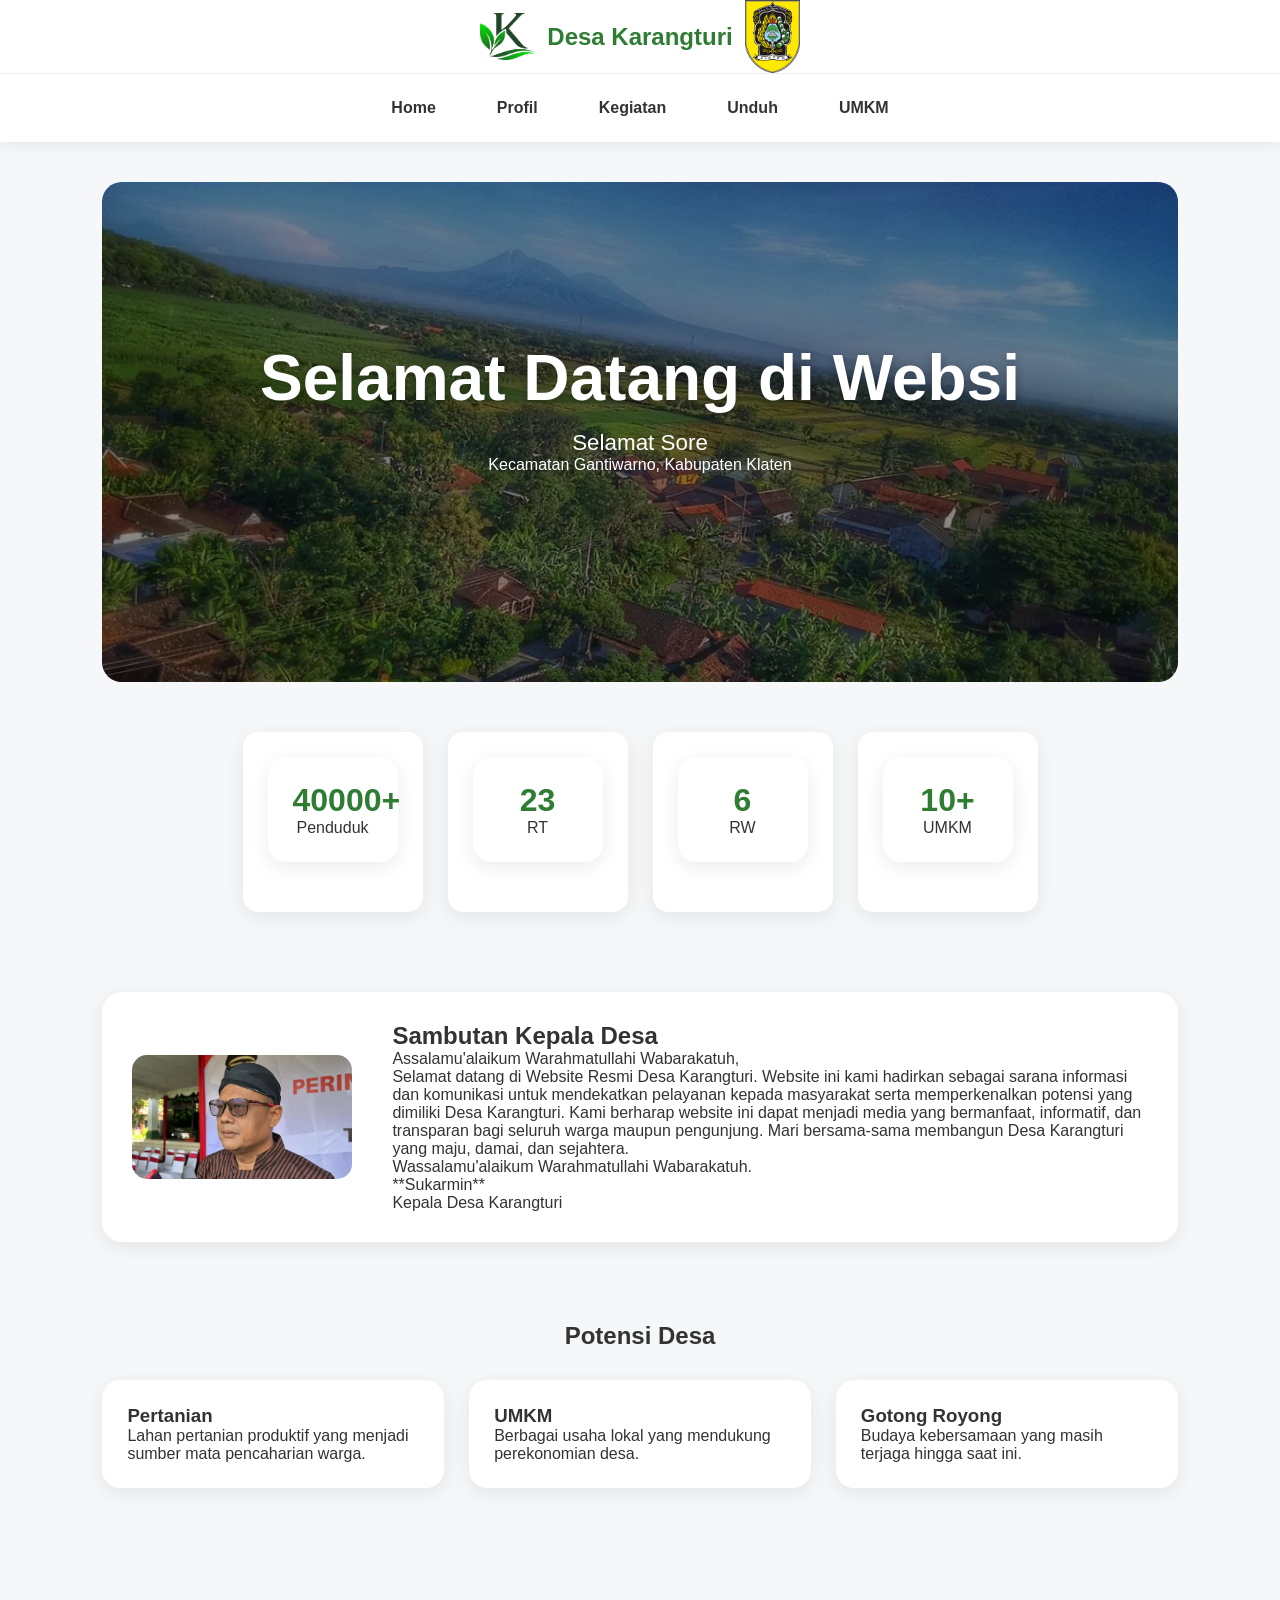
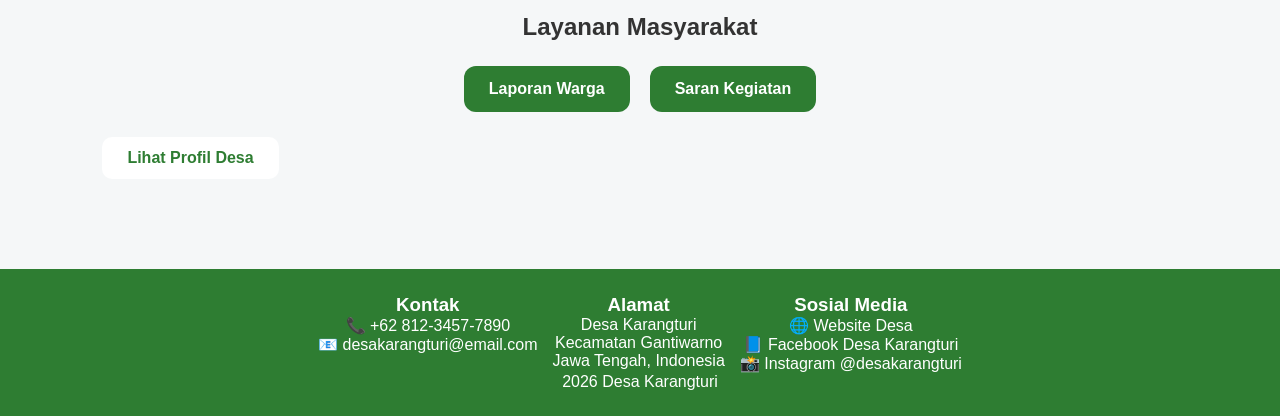
<file: index.html>
<!DOCTYPE html>
<html lang="id">
<head>
    <meta charset="UTF-8">
    <meta name="viewport" content="width=device-width, initial-scale=1.0">
    <link rel="icon" href="logo karangturi jadi.png">
    <title>Desa Karangturi</title>
    <link rel="stylesheet" href="style.css">
</head>
<body class="dasar body">
    

    <header>
        <div class="logo-area">
            <img src="logo karangturi jadi.png">
            <h1>Desa Karangturi</h1>
            <img src="Logo kab klaten.png">
        </div>

        <nav>
            <a href="index.html">Home</a>
            <a href="profil.html">Profil</a>
            <a href="kegiatan.html">Kegiatan</a>
            <a href="unduh.html">Unduh</a>
            <a href="umkm.html">UMKM</a>
        </nav>
    </header>

    <main>

        <section class="hero">

    <div class="overlay">

        <div class="hero-text">
            <h1 id="welcome"></h1>
            <h3 id="salam"></h3>
            <p>Kecamatan Gantiwarno, Kabupaten Klaten</p>
        </div>
    </div>
        </section>
            
    <section class="statistik">
        
        <div class="stat-card">
            <div class="card-lol">
                <h3>40000+</h3>
                <p>Penduduk</p>
            </div>
        </div>

        <div class="stat-card">
            <div class="card-lol">
                <h3>23</h3>
                <p>RT</p>
            </div>
        </div>
        
        <div class="stat-card">
            <div class="card-lol">
                <h3>6</h3>
                <p>RW</p>
            </div>
        </div>

        <div class="stat-card">
            <div class="card-lol">
                <h3>10+</h3>
                <p>UMKM</p>
            </div>
        </div>

</section>

    <section class="sambutan">

    <img src="foto kepala desa.png"
         alt="Kepala Desa Karangturi">

    <div class="sambutan-text">

        <h2>Sambutan Kepala Desa</h2>

        <p>
            Assalamu'alaikum Warahmatullahi Wabarakatuh,<br />
            Selamat datang di Website Resmi Desa Karangturi. Website ini kami hadirkan sebagai sarana informasi dan komunikasi untuk mendekatkan pelayanan kepada masyarakat serta memperkenalkan potensi yang dimiliki Desa Karangturi.
            Kami berharap website ini dapat menjadi media yang bermanfaat, informatif, dan transparan bagi seluruh warga maupun pengunjung. Mari bersama-sama membangun Desa Karangturi yang maju, damai, dan sejahtera.<br />
            Wassalamu'alaikum Warahmatullahi Wabarakatuh.<br />
            **Sukarmin**<br />
            Kepala Desa Karangturi<br />

        </p>

    </div>

</section>

            <section class="potensi-home">

    <h2>Potensi Desa</h2>

    <div class="potensi-grid">

        <div class="card-lol">
            <h3>Pertanian</h3>
            <p>
                Lahan pertanian produktif yang
                menjadi sumber mata pencaharian warga.
            </p>
        </div>

        <div class="card-lol">
            <h3>UMKM</h3>
            <p>
                Berbagai usaha lokal yang
                mendukung perekonomian desa.
            </p>
        </div>

        <div class="card-lol">
            <h3>Gotong Royong</h3>
            <p>
                Budaya kebersamaan yang masih
                terjaga hingga saat ini.
            </p>
        </div>

    </div>

</section>
            
        <section class="layanan">
            <h2>Layanan Masyarakat</h2>

            <div class="button-group">

                <a href="https://wa.me/6281234567890"
                   target="_blank"
                   class="wa-btn">
                    Laporan Warga
                </a>

                <a href="https://wa.me/6281234567890"
                   target="_blank"
                   class="wa-btn">
                    Saran Kegiatan
                </a>

            </div>
        </section>
            <a href="profil.html" class="hero-btn">
            Lihat Profil Desa
            </a>

    </main>

    <footer>
        <section class="foot">
            <div>
                <h3>Kontak</h3>
                <p>📞 +62 812-3457-7890</p>
                <p>📧 desakarangturi@email.com</p>
            </div>
            <div>
                <h3>Alamat</h3>
                <p>Desa Karangturi</p>
                <p>Kecamatan Gantiwarno</p>
                <p>Jawa Tengah, Indonesia</p>
            </div>
            <div>
                <h3>Sosial Media</h3>
                <p>🌐 Website Desa</p>
                <p>📘 Facebook Desa Karangturi</p>
                <p>📸 Instagram @desakarangturi</p>
            </div>
        </section>
        <p>  2026 Desa Karangturi</p>
    </footer>

    <div id="popup" class="popup">

        <span class="close">&times;</span>

        <img id="popup-img">

    </div>

    
    <script src="script.js"></script>
    
</body>
</html>
</file>
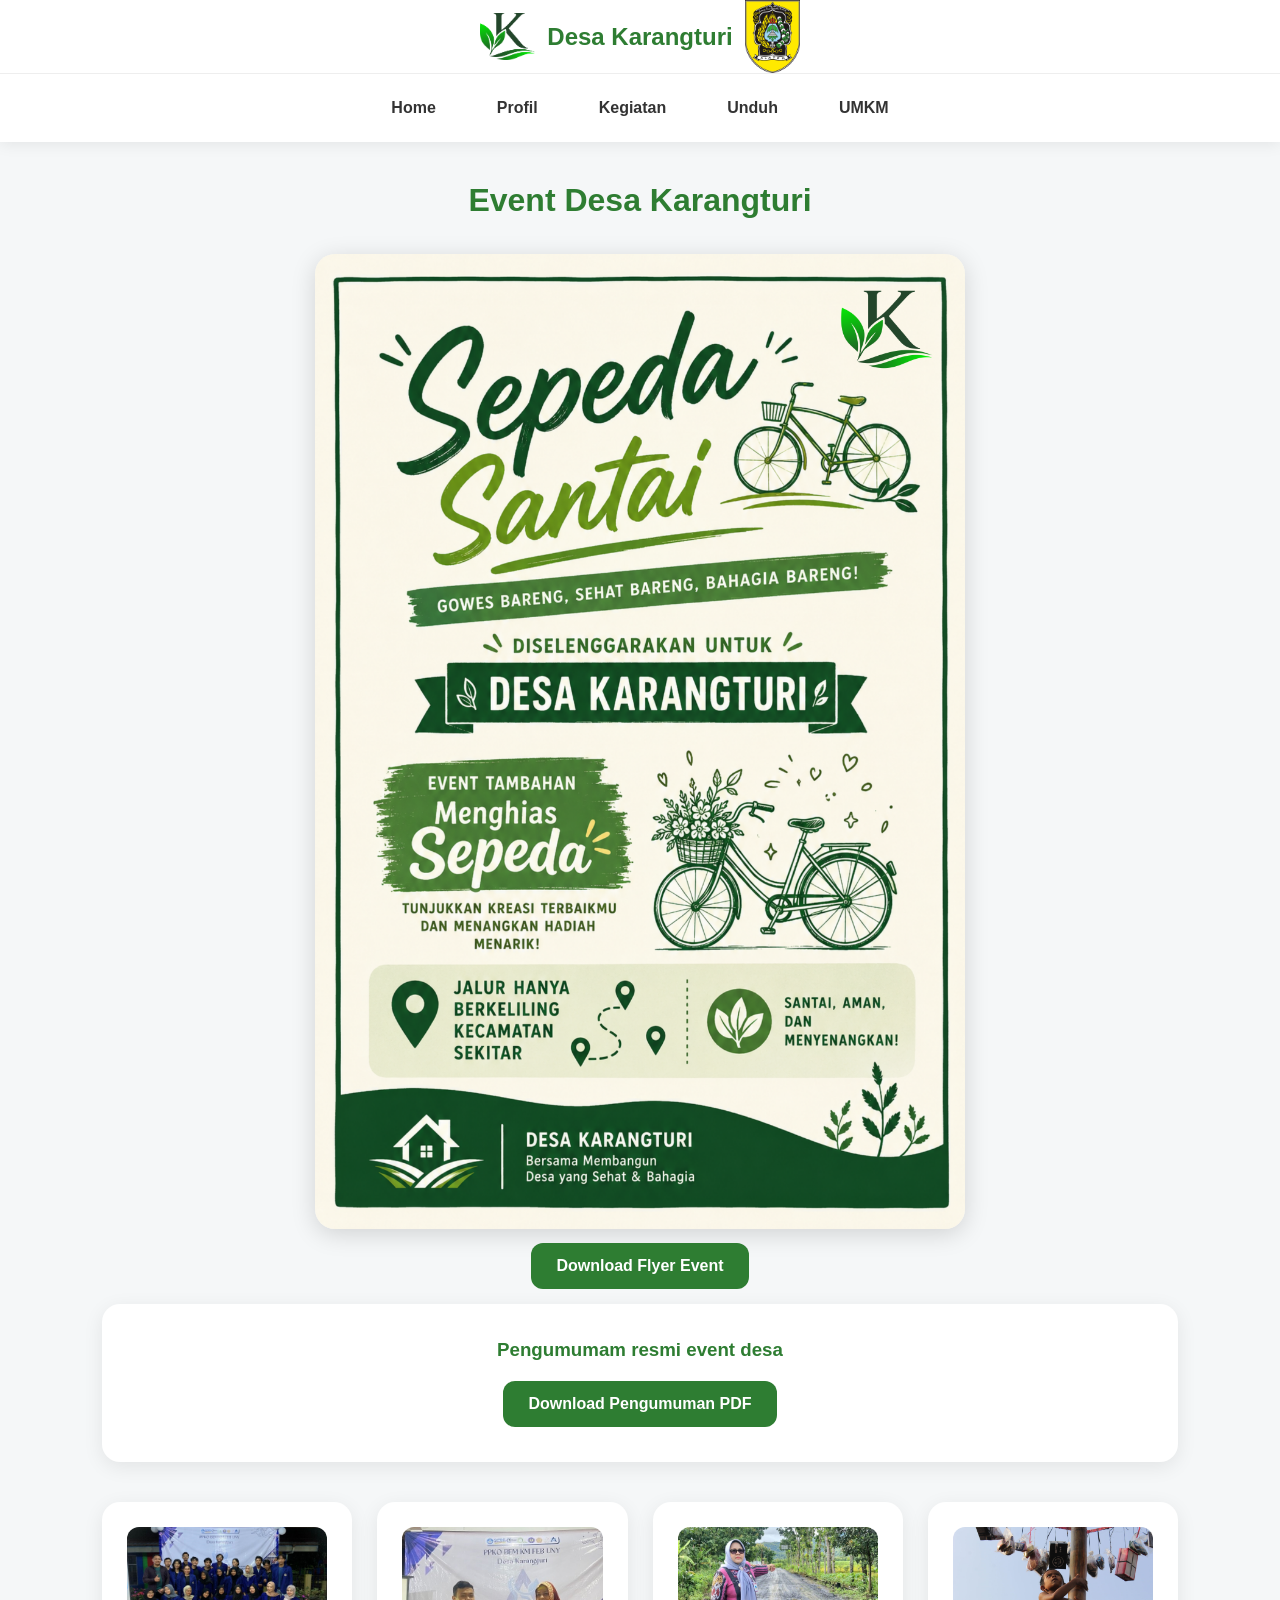
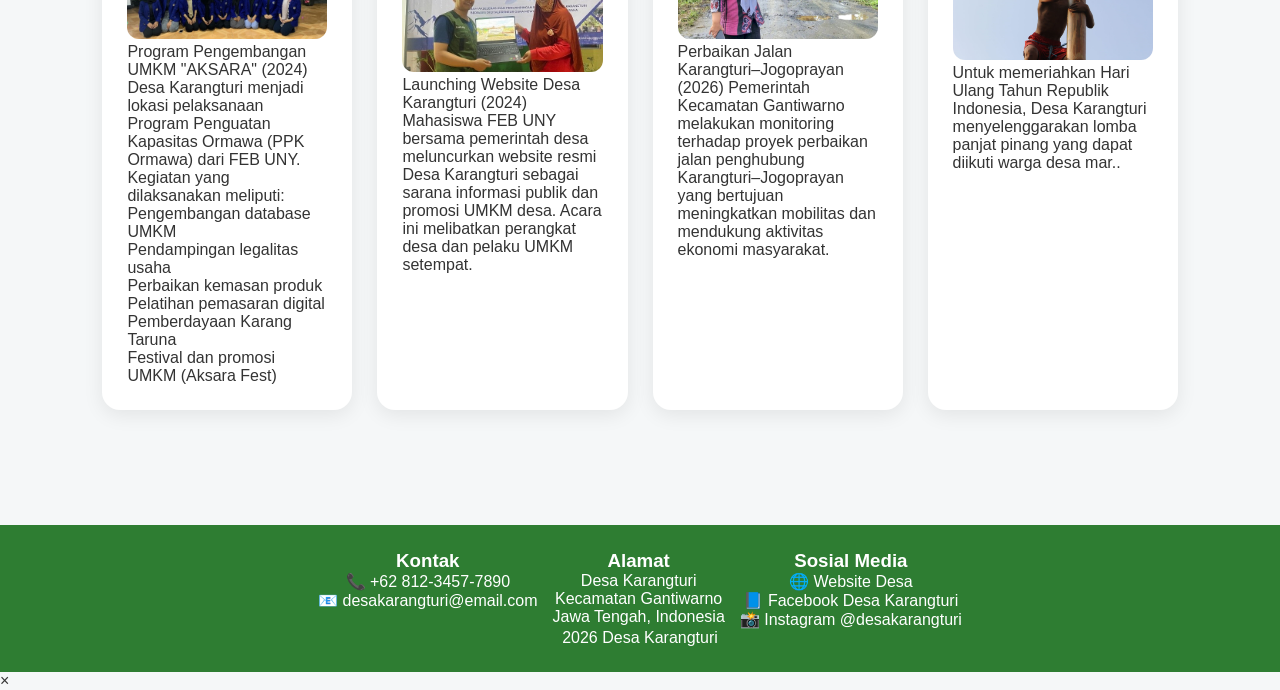
<file: kegiatan.html>
<!DOCTYPE html>
<html lang="id">
<head>
    <meta charset="UTF-8">
    <meta name="viewport" content="width=device-width, initial-scale=1.0">
    <link rel="icon" href="logo karangturi jadi.png">
    <title>Kegiatan Desa Karangturi</title>
    <link rel="stylesheet" href="style.css">
</head>
<body>
    

    <header>
        <div class="logo-area">
            <img src="logo karangturi jadi.png">
            <h1>Desa Karangturi</h1>
            <img src="Logo kab klaten.png">
        </div>

        <nav>
            <a href="index.html">Home</a>
            <a href="profil.html">Profil</a>
            <a href="kegiatan.html">Kegiatan</a>
            <a href="unduh.html">Unduh</a>
            <a href="umkm.html">UMKM</a>
        </nav>
    </header>

    <main>

        <h2 class="page-title">Event Desa Karangturi</h2>

        <div class="poster-section">

            <img src="Poster event jadi.png" class="poster">

        </div>

        <div class="button-poster">
            <a href="Poster event jadi.png"
               download
               class="download-btn">
                Download Flyer Event
            </a>

        </div>
        <section class="pengumuman">

            <h3>Pengumumam resmi event desa</h3>

            <a href="surat event sepeda santai.pdf"
               download
               class="download-btn">
                Download Pengumuman PDF
            </a>

        </section>

        <section class="galeri">
                
                <div class="card">
                <img src="pemberdayaan umkm.png">
                <p>Program Pengembangan UMKM "AKSARA" (2024)<br />
                    Desa Karangturi menjadi lokasi pelaksanaan Program Penguatan Kapasitas Ormawa (PPK Ormawa) dari FEB UNY. Kegiatan yang dilaksanakan meliputi:<br />
                    Pengembangan database UMKM<br />
                    Pendampingan legalitas usaha<br />
                    Perbaikan kemasan produk<br />
                    Pelatihan pemasaran digital<br />
                    Pemberdayaan Karang Taruna<br />
                    Festival dan promosi UMKM (Aksara Fest)</p>

                </div>


                    <div class="card">
                <img src="peresmian web real.png">
                <p>Launching Website Desa Karangturi (2024)
                    Mahasiswa FEB UNY bersama pemerintah desa meluncurkan website resmi Desa Karangturi sebagai sarana informasi publik dan promosi UMKM desa. Acara ini melibatkan perangkat desa dan pelaku UMKM setempat.</p>
                    </div>

                <div class="card">
                <img src="foto perbaikan jalan.png">
                <p>Perbaikan Jalan Karangturi–Jogoprayan (2026)
                    Pemerintah Kecamatan Gantiwarno melakukan monitoring terhadap proyek perbaikan jalan penghubung Karangturi–Jogoprayan yang bertujuan meningkatkan mobilitas dan mendukung aktivitas ekonomi masyarakat.</p>
                </div>

                <div class="card">
                <img src="panjat pinang.png">
                <p>Untuk memeriahkan Hari Ulang Tahun Republik Indonesia, Desa Karangturi menyelenggarakan lomba panjat pinang yang dapat diikuti warga desa mar..</p>
                </div>
            
        </section>

    </main>

    <footer>
        <section class="foot">
            <div>
                <h3>Kontak</h3>
                <p>📞 +62 812-3457-7890</p>
                <p>📧 desakarangturi@email.com</p>
            </div>
            <div>
                <h3>Alamat</h3>
                <p>Desa Karangturi</p>
                <p>Kecamatan Gantiwarno</p>
                <p>Jawa Tengah, Indonesia</p>
            </div>
            <div>
                <h3>Sosial Media</h3>
                <p>🌐 Website Desa</p>
                <p>📘 Facebook Desa Karangturi</p>
                <p>📸 Instagram @desakarangturi</p>
            </div>
        </section>
        <p>  2026 Desa Karangturi</p>
    </footer>

    <div id="popup" class="popup">

    <span class="close">&times;</span>

    <img id="popup-img">

    </div>

    <div id="card-popup" class="card-popup">

        <div class="popup-content">
    
            <span class="close-popup">&times;</span>
    
            <img id="popup-image">
    
            <h2 id="popup-title"></h2>
    
            <p id="popup-description"></p>
    
        </div>

    </div>

    
    <script src="script.js"></script>
</body>
</html>
</file>
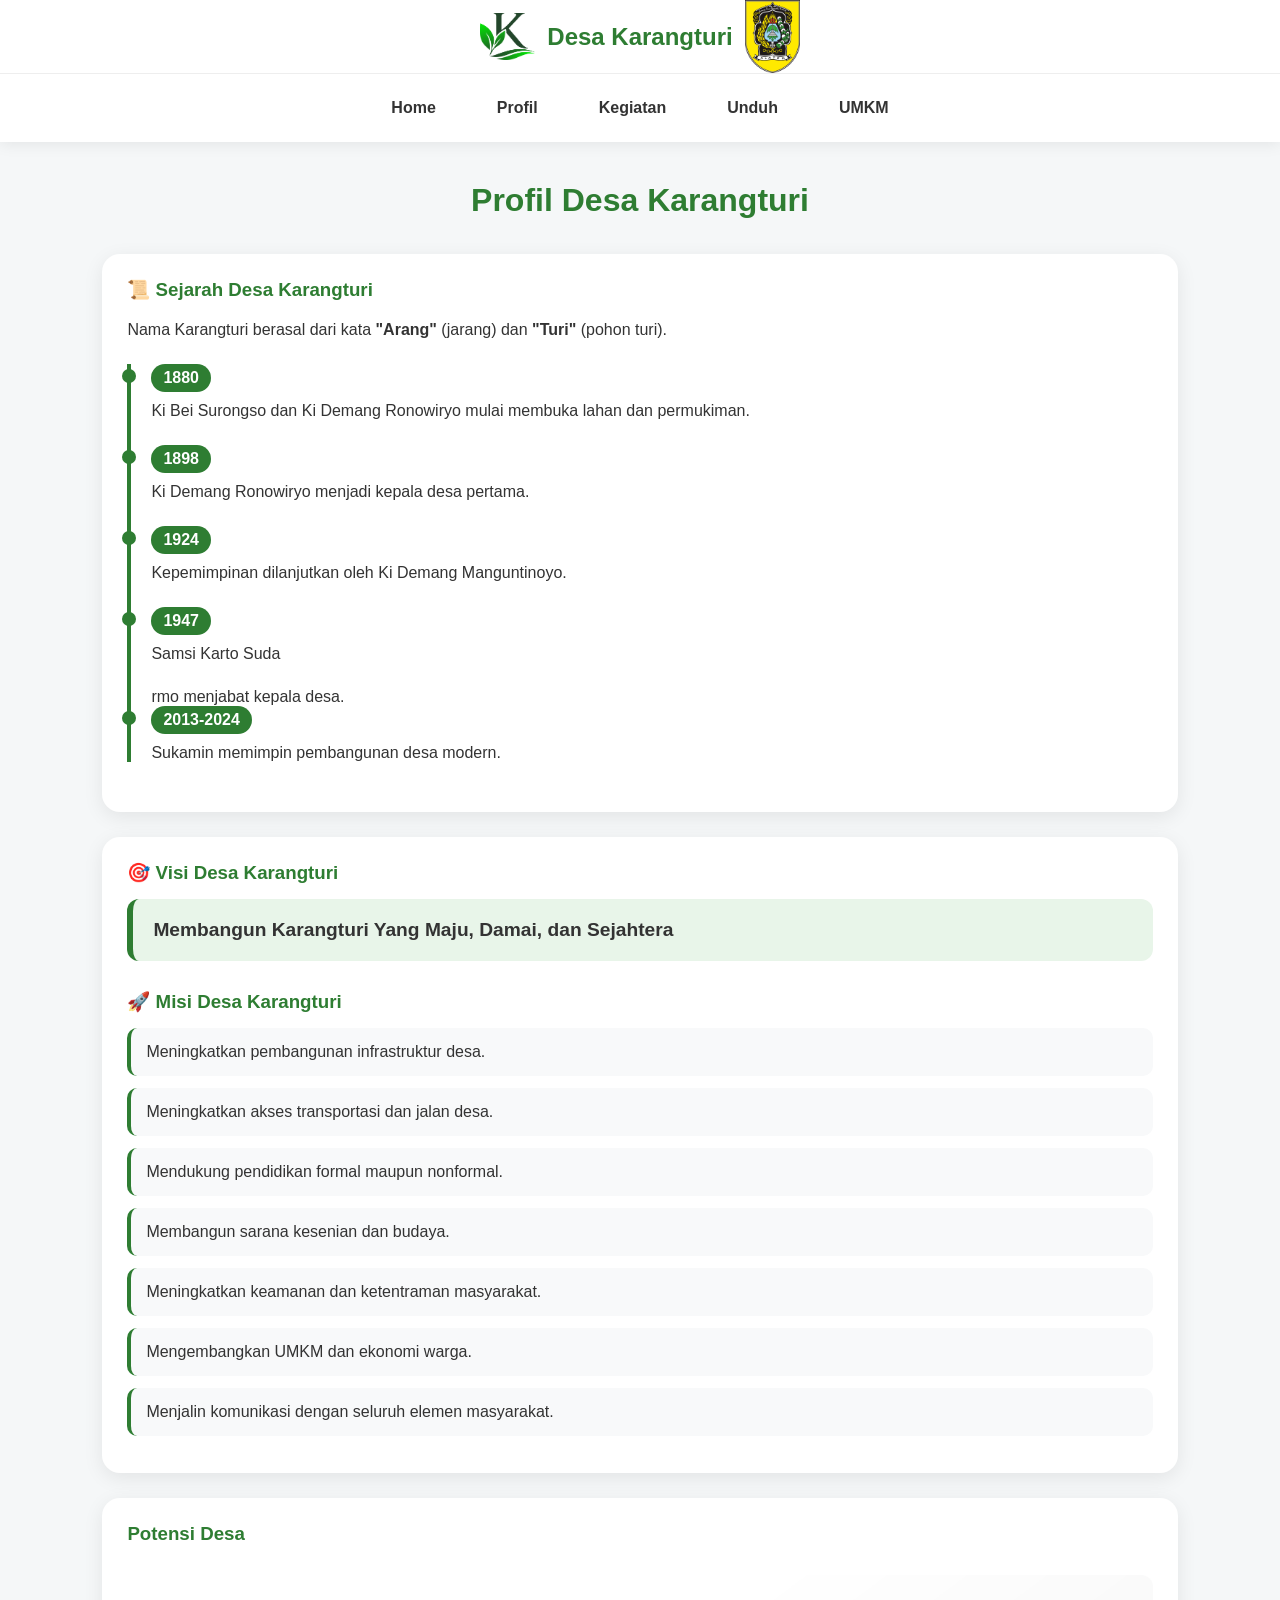
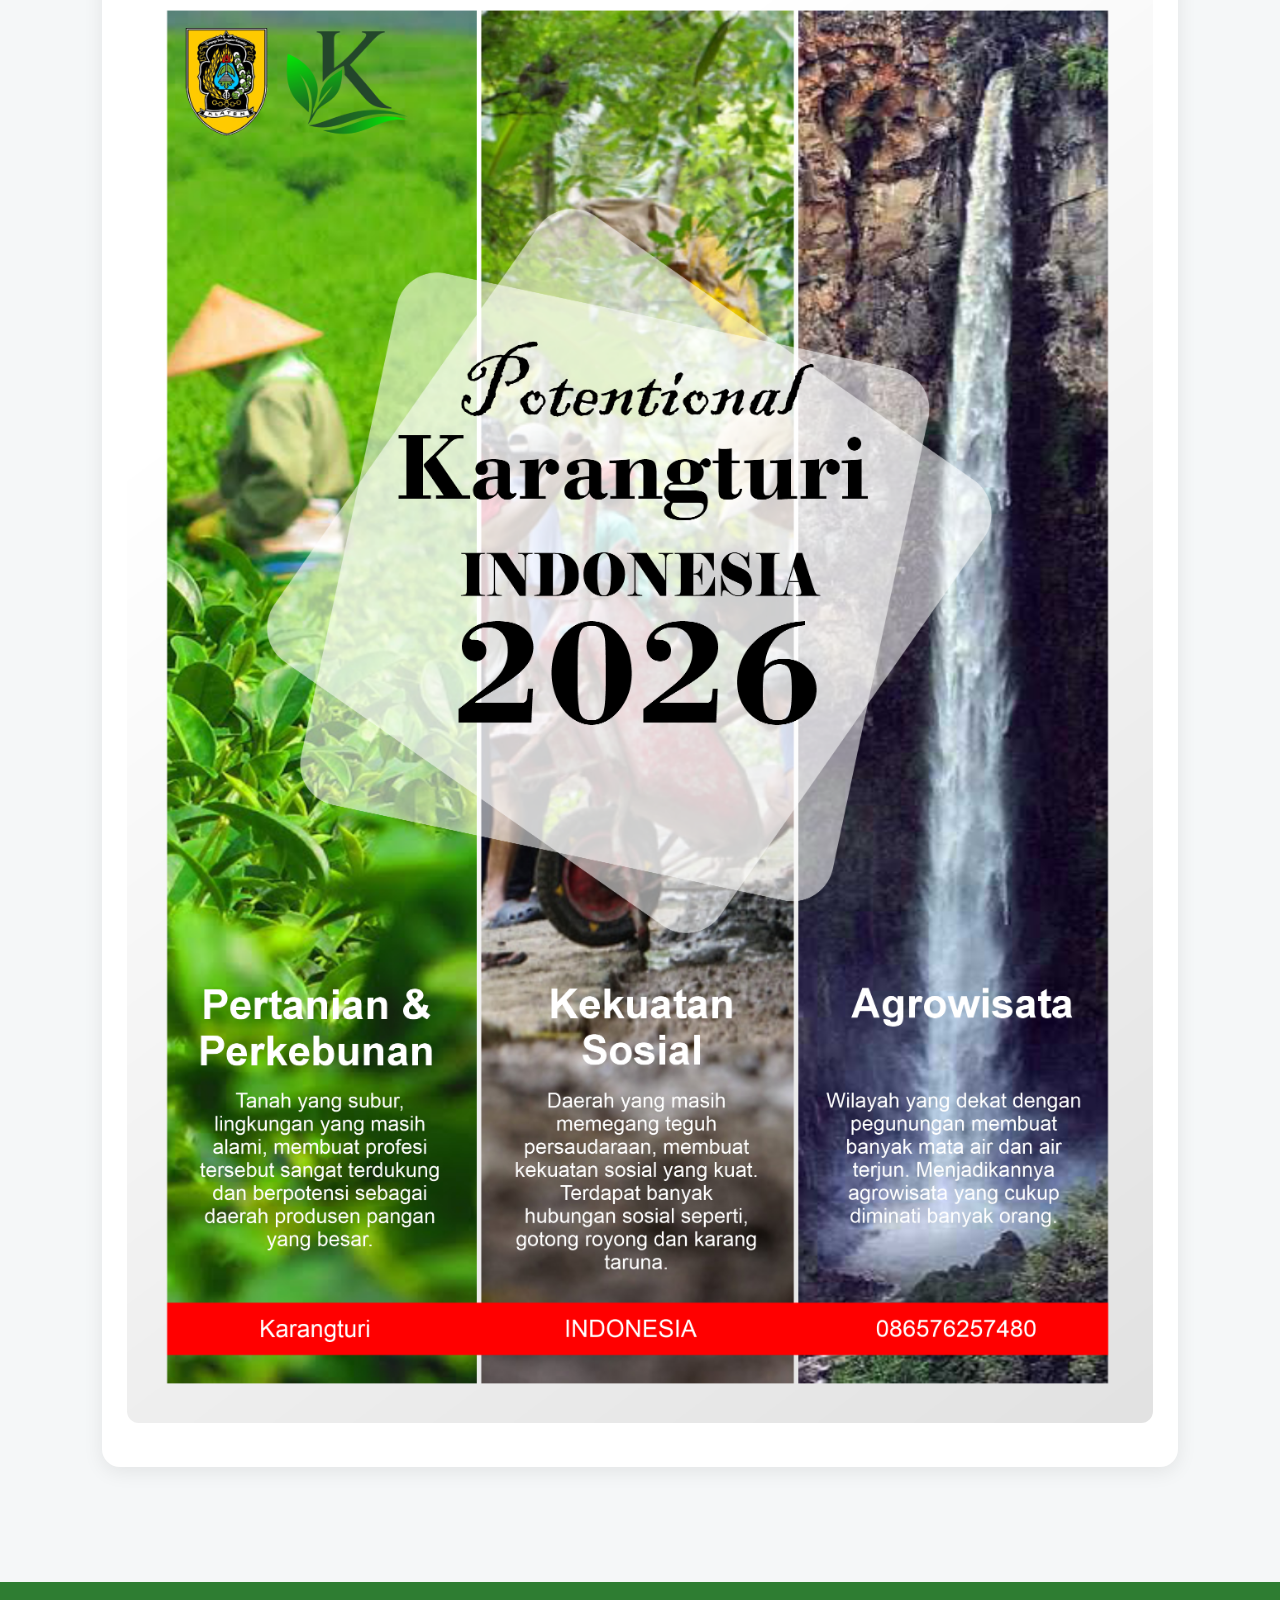
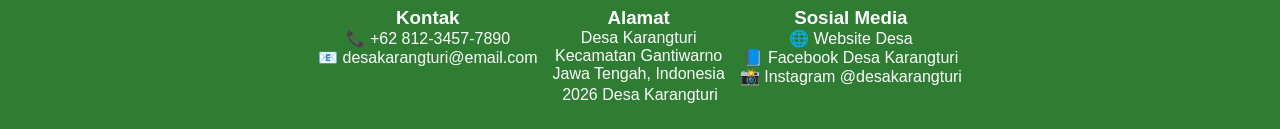
<file: profil.html>
<!DOCTYPE html>
<html lang="id">
<head>
    <meta charset="UTF-8">
    <meta name="viewport" content="width=device-width, initial-scale=1.0">
    <link rel="icon" href="logo karangturi jadi.png">
    <title>Profil Desa Karangturi</title>
    <link rel="stylesheet" href="style.css">
</head>
<body>
    

    <header>
        <div class="logo-area">
            <img src="logo karangturi jadi.png">
            <h1>Desa Karangturi</h1>
            <img src="Logo kab klaten.png">
        </div>

        <nav>
            <a href="index.html">Home</a>
            <a href="profil.html">Profil</a>
            <a href="kegiatan.html">Kegiatan</a>
            <a href="unduh.html">Unduh</a>
            <a href="umkm.html">UMKM</a>
        </nav>
    </header>

    <main>

        <h2 class="page-title">Profil Desa Karangturi</h2>

        <div class="card sejarah-card">

            <h3>📜 Sejarah Desa Karangturi</h3>
        
            <p>
                Nama Karangturi berasal dari kata
                <strong>"Arang"</strong> (jarang)
                dan <strong>"Turi"</strong> (pohon turi).
            </p>

            <div class="timeline">
        
                <div class="timeline-item">
                    <span class="tahun">1880</span>
                    <p>
                        Ki Bei Surongso dan Ki Demang Ronowiryo
                        mulai membuka lahan dan permukiman.
                    </p>
                </div>
        
                <div class="timeline-item">
                    <span class="tahun">1898</span>
                    <p>
                        Ki Demang Ronowiryo menjadi kepala desa pertama.
                    </p>
                </div>
        
                <div class="timeline-item">
                    <span class="tahun">1924</span>
                    <p>
                        Kepemimpinan dilanjutkan oleh
                        Ki Demang Manguntinoyo.
                    </p>
                </div>
        
                <div class="timeline-item">
                    <span class="tahun">1947</span>
                    <p>
                        Samsi Karto Suda
                </div>rmo menjabat kepala desa.
                    </p>
        
                <div class="timeline-item">
                    <span class="tahun">2013-2024</span>
                    <p>
                        Sukamin memimpin pembangunan desa modern.
                    </p>
                </div>
        
            </div>

        </div>

        <div class="card visi-misi-card">

            <h3>🎯 Visi Desa Karangturi</h3>
        
            <div class="visi-box">
                Membangun Karangturi Yang Maju, Damai, dan Sejahtera
            </div>
        
            <h3>🚀 Misi Desa Karangturi</h3>
        
            <ul class="misi-list">
        
                <li>Meningkatkan pembangunan infrastruktur desa.</li>
        
                <li>Meningkatkan akses transportasi dan jalan desa.</li>
        
                <li>Mendukung pendidikan formal maupun nonformal.</li>
        
                <li>Membangun sarana kesenian dan budaya.</li>
        
                <li>Meningkatkan keamanan dan ketentraman masyarakat.</li>
        
                <li>Mengembangkan UMKM dan ekonomi warga.</li>
        
                <li>Menjalin komunikasi dengan seluruh elemen masyarakat.</li>
        
            </ul>
        
        </div>

        <div class="card">
            <h3>Potensi Desa</h3>

            <img src="Potensi Jogoprayan.png" class="potensi-img">
        </div>

    </main>

    <footer>
        <section class="foot">
            <div>
                <h3>Kontak</h3>
                <p>📞 +62 812-3457-7890</p>
                <p>📧 desakarangturi@email.com</p>
            </div>
            <div>
                <h3>Alamat</h3>
                <p>Desa Karangturi</p>
                <p>Kecamatan Gantiwarno</p>
                <p>Jawa Tengah, Indonesia</p>
            </div>
            <div>
                <h3>Sosial Media</h3>
                <p>🌐 Website Desa</p>
                <p>📘 Facebook Desa Karangturi</p>
                <p>📸 Instagram @desakarangturi</p>
            </div>
        </section>
        <p>  2026 Desa Karangturi</p>
    </footer>

    <div id="popup" class="popup">

    <span class="close">&times;</span>

    <img id="popup-img">

</div>

   

    <script src="script.js"></script>
    
</body>
</html>
</file>
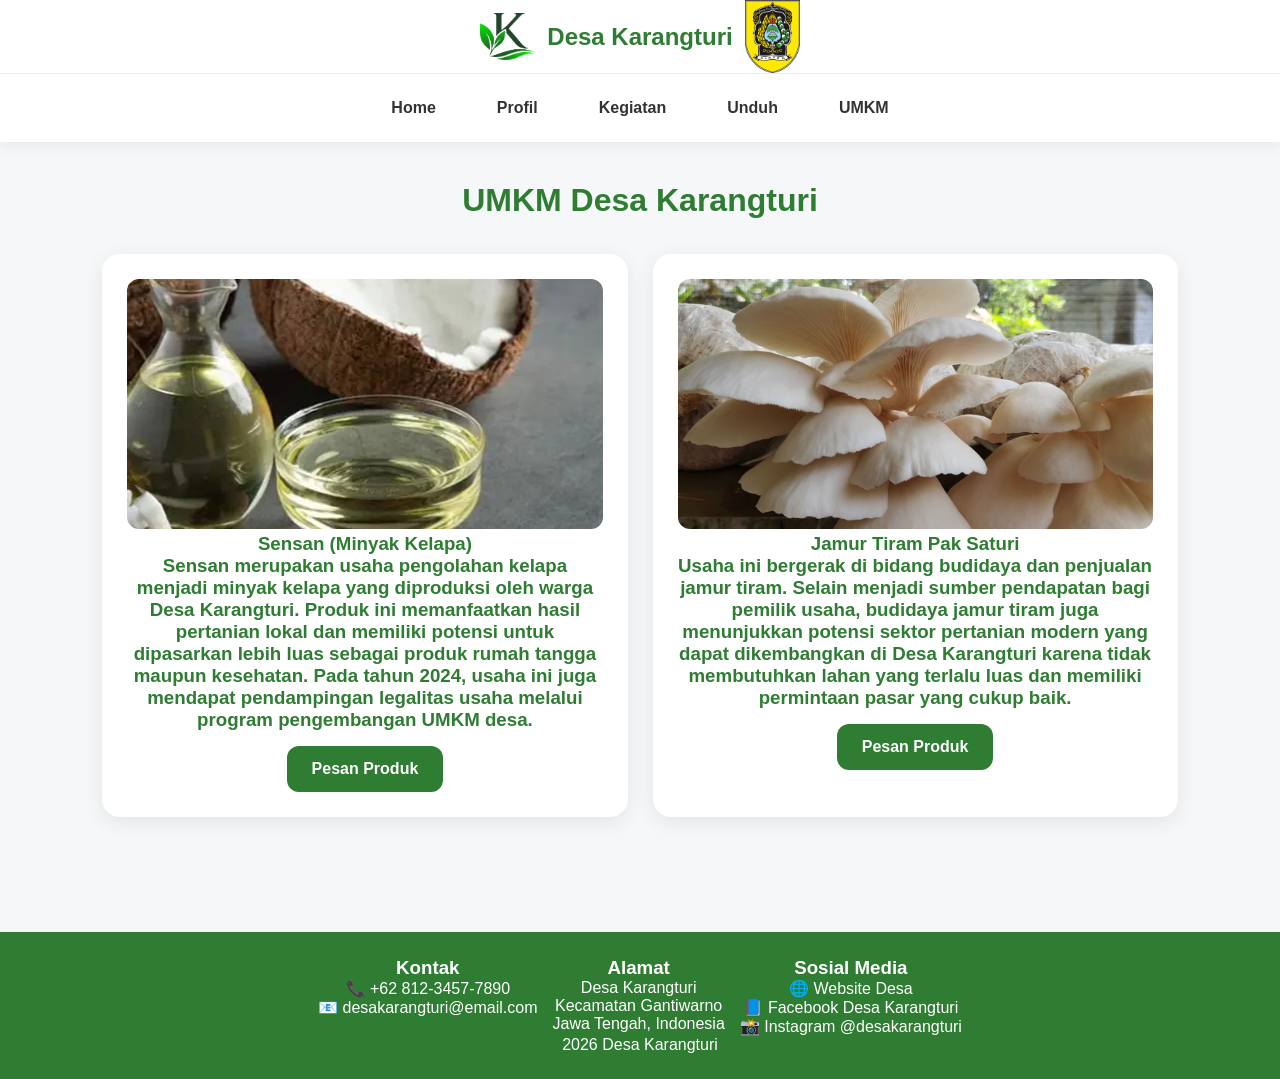
<file: umkm.html>
<!DOCTYPE html>
<html lang="id">
<head>
    <meta charset="UTF-8">
    <meta name="viewport" content="width=device-width, initial-scale=1.0">
    <link rel="icon" href="logo karangturi jadi.png">
    <title>UMKM Desa</title>
    <link rel="stylesheet" href="style.css">
</head>
<body>
    
    

    <header>
        <div class="logo-area">
            <img src="logo karangturi jadi.png">
            <h1>Desa Karangturi</h1>
            <img src="Logo kab klaten.png">
        </div>

        <nav>
            <a href="index.html">Home</a>
            <a href="profil.html">Profil</a>
            <a href="kegiatan.html">Kegiatan</a>
            <a href="unduh.html">Unduh</a>
            <a href="umkm.html">UMKM</a>
        </nav>
    </header>

    <main>

        <h2 class="page-title">UMKM Desa Karangturi</h2>

        <section class="umkm-container">

            <div class="card umkm-card">

                <img src="minyak kelapa.png">

                <h3>Sensan (Minyak Kelapa)<br />
                    Sensan merupakan usaha pengolahan kelapa menjadi minyak kelapa yang diproduksi oleh warga Desa Karangturi. Produk ini memanfaatkan hasil pertanian lokal dan memiliki potensi untuk dipasarkan lebih luas sebagai produk rumah tangga maupun kesehatan. Pada tahun 2024, usaha ini juga mendapat pendampingan legalitas usaha melalui program pengembangan UMKM desa.</h3>

                <a href="https://wa.me/6281234567890"
                   target="_blank"
                   class="wa-btn">
                    Pesan Produk
                </a>

            </div>

            <div class="card umkm-card">

                <img src="jamur tiram.png">

                <h3>Jamur Tiram Pak Saturi<br />
                    Usaha ini bergerak di bidang budidaya dan penjualan jamur tiram. Selain menjadi sumber pendapatan bagi pemilik usaha, budidaya jamur tiram juga menunjukkan potensi sektor pertanian modern yang dapat dikembangkan di Desa Karangturi karena tidak membutuhkan lahan yang terlalu luas dan memiliki permintaan pasar yang cukup baik.</h3>

                <a href="https://wa.me/6281234567890"
                   target="_blank"
                   class="wa-btn">
                    Pesan Produk
                </a>

            </div>

        </section>

    </main>

    <footer>
        <section class="foot">
            <div>
                <h3>Kontak</h3>
                <p>📞 +62 812-3457-7890</p>
                <p>📧 desakarangturi@email.com</p>
            </div>
            <div>
                <h3>Alamat</h3>
                <p>Desa Karangturi</p>
                <p>Kecamatan Gantiwarno</p>
                <p>Jawa Tengah, Indonesia</p>
            </div>
            <div>
                <h3>Sosial Media</h3>
                <p>🌐 Website Desa</p>
                <p>📘 Facebook Desa Karangturi</p>
                <p>📸 Instagram @desakarangturi</p>
            </div>
        </section>
        <p>  2026 Desa Karangturi</p>
    </footer>

    <div id="popup" class="popup">

    <span class="close">&times;</span>

    <img id="popup-img">

</div>

    <script src="script.js"></script>
</body>
</html>
</file>
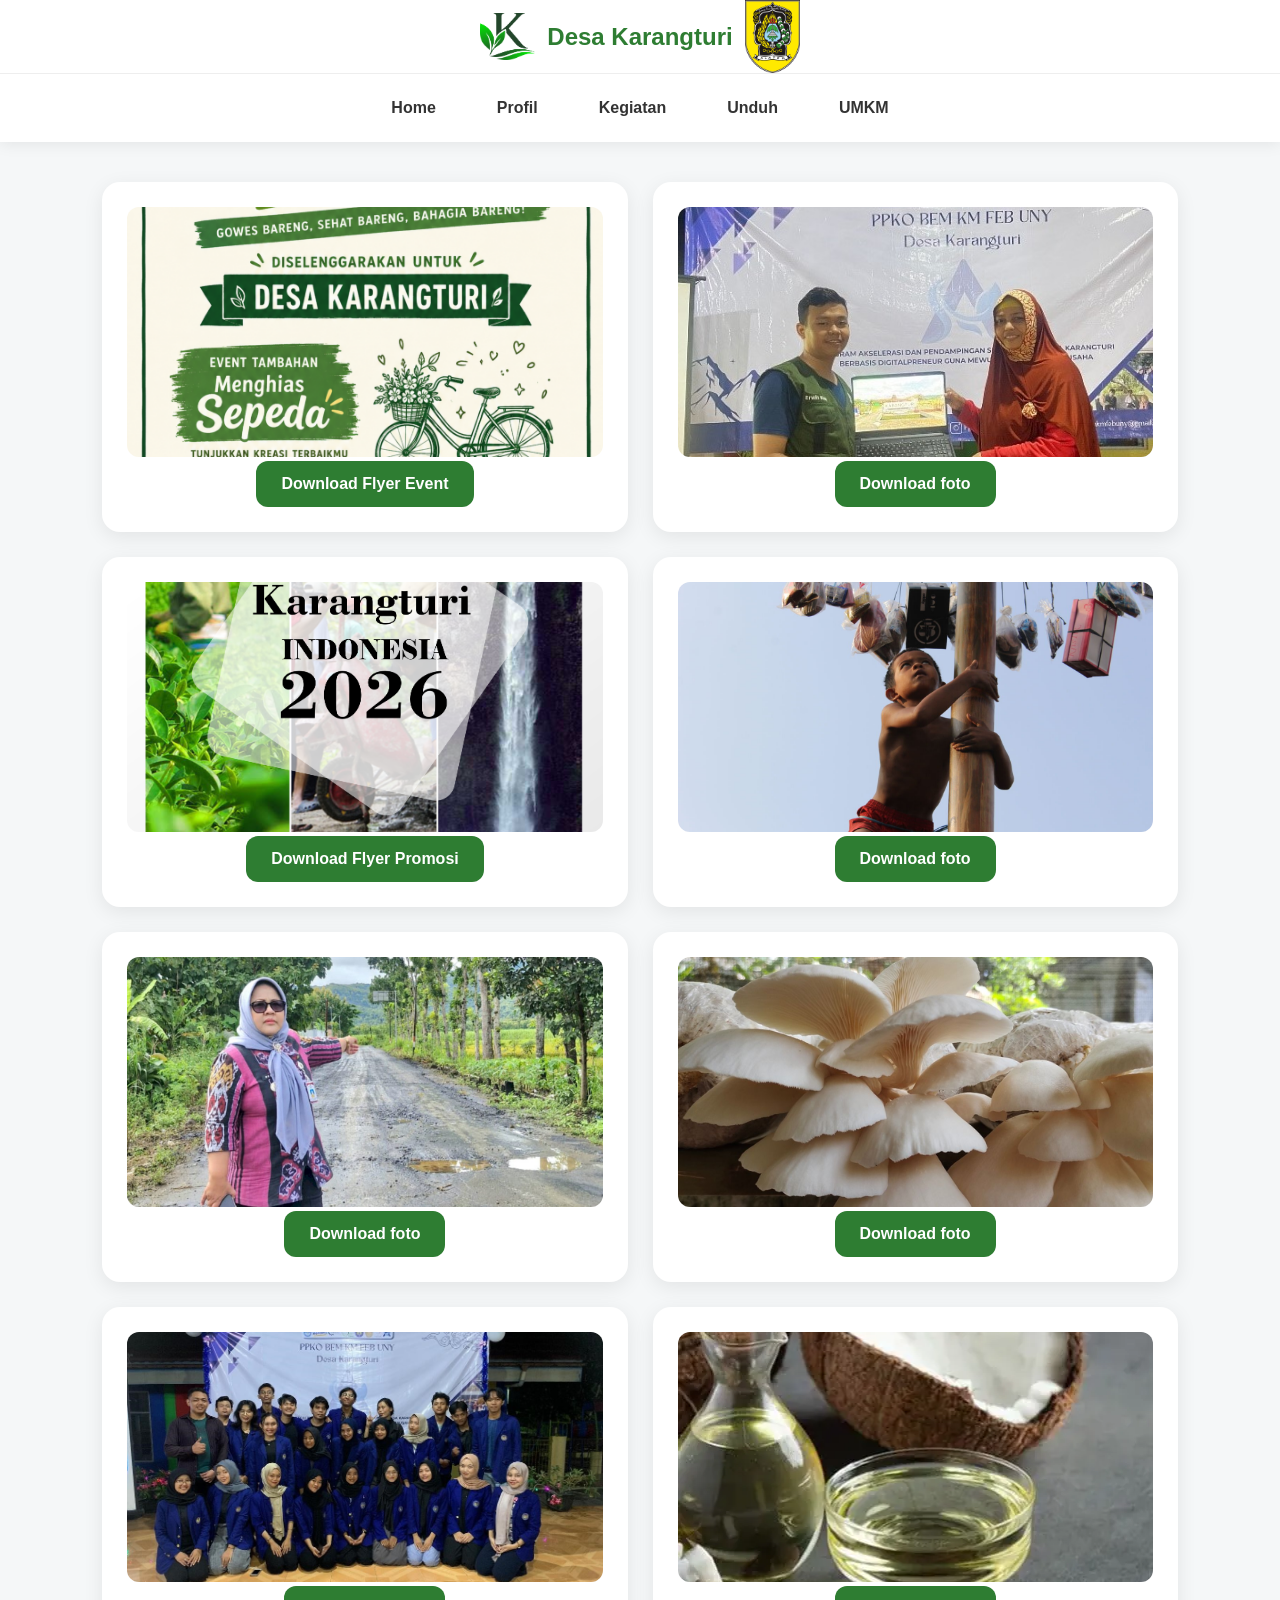
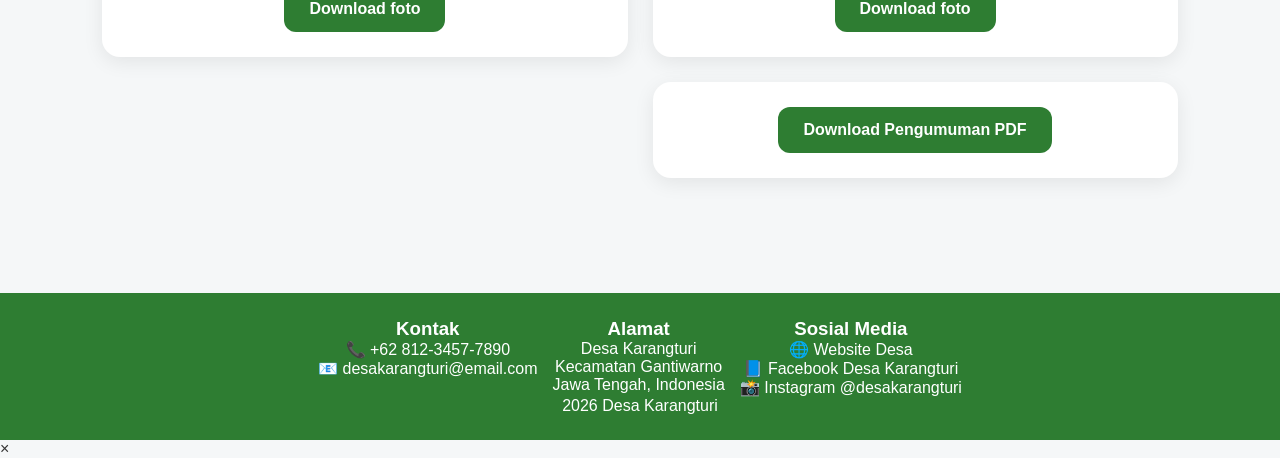
<file: unduh.html>
<!DOCTYPE html>
<html>
  <head>
    <link rel="icon" href="logo karangturi jadi.png">
    <title>Unduhan Aset Website</title>
    <link rel="stylesheet" href="style.css">
  </head>
  <body>
    <header>
        <div class="logo-area">
            <img src="logo karangturi jadi.png">
            <h1>Desa Karangturi</h1>
            <img src="Logo kab klaten.png">
        </div>

        <nav>
            <a href="index.html">Home</a>
            <a href="profil.html">Profil</a>
            <a href="kegiatan.html">Kegiatan</a>
            <a href="unduh.html">Unduh</a>
            <a href="umkm.html">UMKM</a>
        </nav>
    </header>
    <main>
      <section class="unduh-area">
        
        <div class="area-unduhan">
          
          <div class="card umkm-card">
            <img src="Poster event jadi.png">
            <a href="Poster event jadi.png"
               download
               class="download-btn">
                Download Flyer Event
            </a>
          </div>
          
          <div class="card umkm-card">
            <img src="Potensi Jogoprayan.png">
            <a href="Potensi Jogoprayan.png"
               download
               class="download-btn">
                Download Flyer Promosi
            </a>
          </div>
          
          <div class="card umkm-card">
            <img src="foto perbaikan jalan.png">
            <a href="foto perbaikan jalan.png"
               download
               class="download-btn">
                Download foto
            </a>
          </div>
          
          <div class="card umkm-card">
            <img src="pemberdayaan umkm.png">
            <a href="pemberdayaan umkm.png"
               download
               class="download-btn">
                Download foto
            </a>
          </div>
        </div>

        <div class="area-unduhan">
          <div class="card umkm-card">
            <img src="peresmian web real.png">
            <a href="peresmian web real.png"
               download
               class="download-btn">
                Download foto
            </a>
          </div>
          
          <div class="card umkm-card">
            <img src="panjat pinang.png">
            <a href="panjat pinang.png"
               download
               class="download-btn">
                Download foto
            </a>
          </div>
          
          <div class="card umkm-card">
            <img src="jamur tiram.png">
            <a href="jamur tiram.png"
               download
               class="download-btn">
                Download foto
            </a>
          </div>
          
          <div class="card umkm-card">
            <img src="minyak kelapa.png">
            <a href="minyak kelapa.png"
               download
               class="download-btn">
                Download foto
            </a>
          </div>

          <div class="card umkm-card">
          <a href="surat event sepeda santai.pdf"
               download
               class="download-btn">
                Download Pengumuman PDF
            </a>
          </div>
          
        </div>
      </section>
    </main>
    <footer>
        <section class="foot">
            <div>
                <h3>Kontak</h3>
                <p>📞 +62 812-3457-7890</p>
                <p>📧 desakarangturi@email.com</p>
            </div>
            <div>
                <h3>Alamat</h3>
                <p>Desa Karangturi</p>
                <p>Kecamatan Gantiwarno</p>
                <p>Jawa Tengah, Indonesia</p>
            </div>
            <div>
                <h3>Sosial Media</h3>
                <p>🌐 Website Desa</p>
                <p>📘 Facebook Desa Karangturi</p>
                <p>📸 Instagram @desakarangturi</p>
            </div>
        </section>
        <p>  2026 Desa Karangturi</p>
    </footer>

    <div id="popup" class="popup">

    <span class="close">&times;</span>

    <img id="popup-img">

</div>

    <div id="card-popup" class="card-popup">

    <div class="popup-content">

        <span class="close-popup">&times;</span>

        <img id="popup-image">

        <h2 id="popup-title"></h2>

        <p id="popup-description"></p>

    </div>

</div>

    <script src="script.js"></script>
    
    
  </body>
</html>
</file>
<file: style.css>
* {
    margin: 0;
    padding: 0;
    box-sizing: border-box;
    font-family: 'Segoe UI', sans-serif;
}
.layanan {
    text-align : center;
    margin-top : 100px;
}
.dasar-body{
    background-color: #3300CC;
}
body {
    background: #f5f7f8;
    color: #333;
}

.dasar-kegiatan{
    display: flex;
}

/* ================= HEADER ================= */

header {
    background: white;
    box-shadow: 0 2px 15px rgba(0,0,0,0.08);
    position: sticky;
    top: 0;
    z-index: 1000;
}

.logo-area {
    display: flex;
    justify-content: center;
    align-items: center;
    gap: 12px;
    paddingy: 15px;
}

    .logo-area img {
        width: 55px;
    }

    .logo-area h1 {
        font-size: 1.5rem;
        color: #2E7D32;
    }

/* ================= NAVBAR ================= */

nav {
    display: flex;
    justify-content: center;
    align-items: center;
    gap: 25px;
    padding: 15px;
    border-top: 1px solid #eee;
}

    nav a {
        text-decoration: none;
        color: #333;
        font-weight: 600;
        padding: 10px 18px;
        border-radius: 8px;
        transition: 0.3s;
    }

        nav a:hover {
            background: #2E7D32;
            color: white;
        }

.active{
    background:#2E7D32;
    color:white;
}

/* ================= MAIN ================= */

main {
    padding: 40px 8%;
}

/* ================= HERO ================= */

.hero{
    height:500px;

    background-image:url("background foto.png");
    background-size:cover;
    background-position:center;

    border-radius:20px;
    overflow:hidden;
}

.overlay{
    width:100%;
    height:100%;

    background:rgba(0,0,0,0.45);

    display:flex;
    justify-content:center;
    align-items:center;
}

.hero-text{
    text-align:center;
    color: white;
    margin-bottom: 50px;
}

.hero-text h1{
    font-size:4rem;
    margin-bottom:15px;
    text-shadow:0 3px 10px rgba(0,0,0,0.3);
}

.hero-text h3{
    font-size:1.4rem;
    font-weight:400;
}

/* ================= HERO BTN TO PROFIL ================= */
.hero-btn{
    display:inline-block;
    margin-top:25px;
    background:white;
    color:#2E7D32;
    padding:12px 25px;
    border-radius:10px;
    text-decoration:none;
    font-weight:bold;
}

/* ================= STATISTIK DESA ================= */
.statistik{
    display:flex;
    justify-content:center;
    gap:25px;
    flex-wrap:wrap;
    margin-top:50px;
}

.stat-card{
    background:white;
    padding:25px;
    width:180px;
    text-align:center;
    border-radius:15px;
    box-shadow:0 5px 20px rgba(0,0,0,0.08);
}

.stat-card h3{
    color:#2E7D32;
    font-size:2rem;
}

/* ================= SAMBUTAN KEPDES ================= */
.sambutan{
    display:flex;
    align-items:center;
    gap:40px;
    margin-top:80px;
    background:white;
    padding:30px;
    border-radius:20px;
    box-shadow:0 5px 20px rgba(0,0,0,0.08);
}

.sambutan img{
    width:220px;
    border-radius:15px;
}

/* ================= POTENSI HOME ================= */
.potensi-home{
    margin-top:80px;
}

.potensi-home h2{
    text-align:center;
    margin-bottom:30px;
}

.potensi-grid{
    display:grid;
    grid-template-columns:repeat(auto-fit,minmax(250px,1fr));
    gap:25px;
}

/* ================= TITLE ================= */

.page-title {
    text-align: center;
    margin-bottom: 35px;
    color: #2E7D32;
    font-size: 2rem;
}

/* ================= CARD ================= */

.card-lol{
    background: white;
    border-radius: 18px;
    padding: 25px;
    margin-bottom: 25px;
    box-shadow: 0 5px 20px rgba(0,0,0,0.08);
}
.card {
    background: white;
    border-radius: 18px;
    padding: 25px;
    margin-bottom: 25px;
    box-shadow: 0 5px 20px rgba(0,0,0,0.08);
    transition: 0.3s;
}

    .card:hover {
        transform: translateY(-6px);
    }

    .card h3 {
        color: #2E7D32;
        margin-bottom: 15px;
    }

    .card img {
        width: 100%;
        border-radius: 12px;
    }

/* ================= BUTTON ================= */

.button-group {
    display: flex;
    justify-content: center;
    gap: 20px;
    margin-top: 25px;
    flex-wrap: wrap;
}

.button-poster {
    display : flex;
    justify-content : center;
    margin-bottom : 15px;
}

.wa-btn,
.download-btn {
    text-decoration: none;
    color: white;
    background: #2E7D32;
    padding: 14px 25px;
    border-radius: 12px;
    font-weight: 600;
    transition: 0.3s;
    display: inline-block;
}

    .wa-btn:hover,
    .download-btn:hover {
        background: #1B5E20;
        transform: translateY(-3px);
    }

/* ================= POSTER ================= */

.poster-section {
    display : block;
    text-align: center;
    margin-bottom: 10px;
}

.poster {
    width: 100%;
    max-width: 650px;
    border-radius: 20px;
    box-shadow: 0 5px 25px rgba(0,0,0,0.15);
}

/* ================= PENGUMUMAN ================= */

.pengumuman {
    text-align: center;
    background: white;
    padding: 35px;
    border-radius: 18px;
    margin-bottom: 40px;
    box-shadow: 0 5px 20px rgba(0,0,0,0.08);
}

    .pengumuman h3 {
        margin-bottom: 20px;
        color: #2E7D32;
    }

/* ================= GALERI ================= */

.galeri {
    display:grid;
    grid-template-columns:repeat(auto-fit,minmax(250px,1fr));
    gap:25px;
    align-items:stretch;
}

/* ================= UMKM ================= */

.umkm-container {
    display: grid;
    grid-template-columns: repeat(auto-fit,minmax(300px,1fr));
    gap: 25px;
}

.umkm-card {
    text-align: center;
}

    .umkm-card img {
        height: 250px;
        object-fit: cover;
    }

/* ================= PROFIL ================= */

.potensi-img {
    margin: 15px 0;
    border-radius: 15px;
}

/* ================= FOOTER ================= */

footer {
    background: #2E7D32;
    color: white;
    text-align: center;
    padding: 25px;
    margin-top: 50px;
}
.foot{
    display: flex;
    justify-content: center;
    gap: 15px;
}
/* ================= AREA UNDUHAN ================= */
.unduh-area {
    display: grid;
    grid-template-columns: repeat(auto-fit,minmax(300px,1fr));
    gap: 25px;
}
.area-unduhan-lol{
    display: flex;
    justify-content:center;
    gap:25px;
    flex-wrap:wrap;
    margin-top:50px;
}
/* ================= RESPONSIVE ================= */

@media(max-width:768px) {

    nav {
        flex-wrap: wrap;
        gap: 10px;
    }

    .hero img {
        height: 250px;
    }

    .hero-text h2 {
        font-size: 1.5rem;
    }

    main {
        padding: 30px 5%;
    }
}

/* ================= POPUP ================= */

.popup{
    display:none;

    position:fixed;
    top:0;
    left:0;

    width:100%;
    height:100%;

    background:rgba(0,0,0,0.9);

    justify-content:center;
    align-items:center;

    z-index:9999;
}

.popup img{
    max-width:90%;
    max-height:90%;

    border-radius:15px;
}

.close{
    position:absolute;

    top:20px;
    right:30px;

    color:white;
    font-size:40px;

    cursor:pointer;
}


/* ================= SEJARAH ================= */

.sejarah-card h3{
    color:#2E7D32;
    margin-bottom:20px;
}

.timeline{
    margin-top:25px;
    border-left:4px solid #2E7D32;
    padding-left:20px;
}

.timeline-item{
    margin-bottom:25px;
    position:relative;
}

.timeline-item::before{
    content:"";
    width:14px;
    height:14px;

    background:#2E7D32;

    border-radius:50%;

    position:absolute;
    left:-29px;
    top:5px;
}

.tahun{
    background:#2E7D32;
    color:white;

    padding:5px 12px;

    border-radius:20px;

    font-weight:bold;

    display:inline-block;

    margin-bottom:10px;
}

/* ================= VISI MISI ================= */

.visi-box{

    background:#E8F5E9;

    border-left:6px solid #2E7D32;

    padding:20px;

    border-radius:12px;

    font-size:1.2rem;

    font-weight:600;

    margin-bottom:30px;
}

.misi-list{

    list-style:none;

    padding-left:0;
}

.misi-list li{

    background:#f8f9fa;

    margin-bottom:12px;

    padding:15px;

    border-radius:10px;

    border-left:4px solid #2E7D32;
}
</file>
